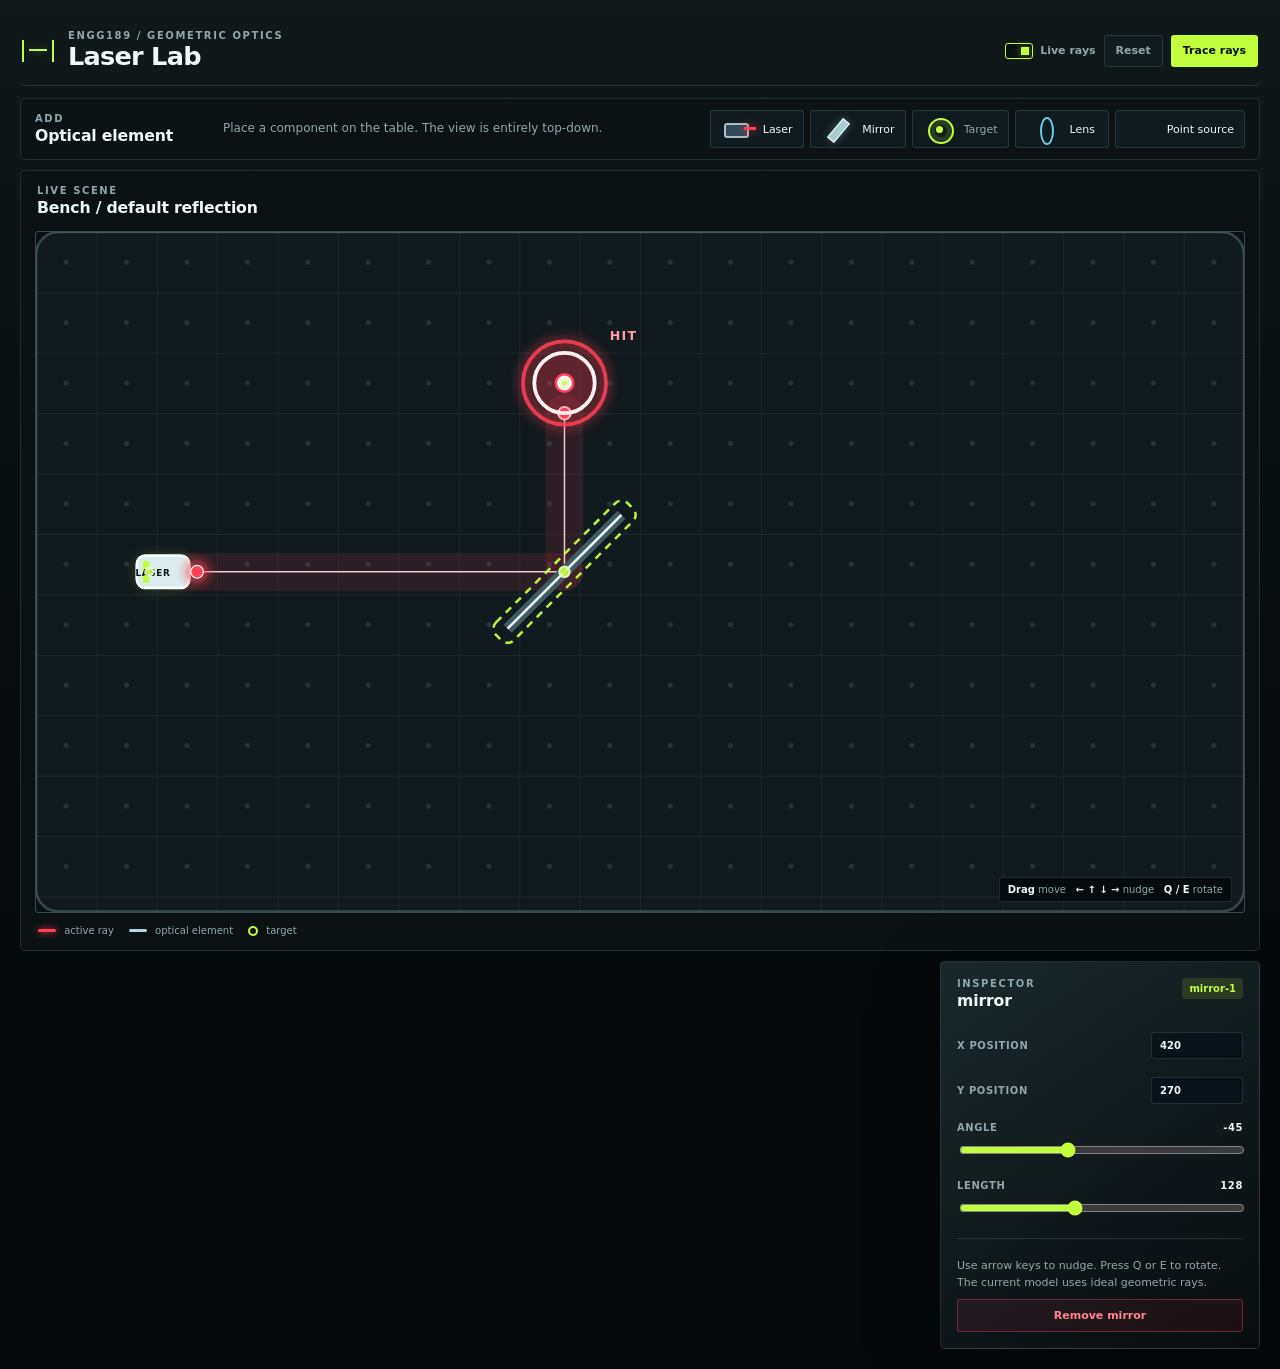
<file: exercises/laser-lab/index.html>
<!doctype html>
<html lang="en">
<head>
  <meta charset="utf-8">
  <meta name="viewport" content="width=device-width, initial-scale=1">
  <title>Laser Lab</title>
  <link rel="stylesheet" href="laser-lab.css?v=20260818-3">
</head>
<body>
  <main id="laser-lab" class="lab-shell">
    <header class="topbar">
      <div class="brand-lockup">
        <span class="brand-mark" aria-hidden="true"></span>
        <div>
          <p class="eyebrow">ENGG189 / GEOMETRIC OPTICS</p>
          <h1>Laser Lab</h1>
        </div>
      </div>
      <div class="toolbar" aria-label="Simulation controls">
        <label class="live-toggle" for="live-trace">
          <input id="live-trace" type="checkbox" checked>
          <span class="live-toggle-box" aria-hidden="true"></span>
          <span>Live rays</span>
        </label>
        <button class="tool-button" data-action="reset" title="Reset scene">Reset</button>
        <button class="tool-button tool-button-primary" data-action="trace" title="Trace rays">Trace rays</button>
      </div>
    </header>

    <div class="lab-layout">
      <aside class="panel palette" aria-label="Experiment palette">
        <div class="panel-heading">
          <div>
            <p class="eyebrow">ADD</p>
            <h2>Optical element</h2>
          </div>
        </div>
        <p class="panel-copy">Place a component on the table. The view is entirely top-down.</p>

        <div class="palette-section">
          <p class="section-label">Add component</p>
          <div class="component-grid">
            <button class="component-card" data-add="laser">
              <span class="component-icon laser-icon" aria-hidden="true"></span>
              <span>Laser</span>
            </button>
            <button class="component-card" data-add="mirror">
              <span class="component-icon mirror-icon" aria-hidden="true"></span>
              <span>Mirror</span>
            </button>
            <button class="component-card component-card-muted" data-add="target">
              <span class="component-icon target-icon" aria-hidden="true"></span>
              <span>Target</span>
            </button>
            <button class="component-card" data-add="lens">
              <span class="component-icon lens-icon" aria-hidden="true"></span>
              <span>Lens</span>
            </button>
            <button class="component-card" data-add="point-source">
              <span class="component-icon point-source-icon" aria-hidden="true"></span>
              <span>Point source</span>
            </button>
          </div>
        </div>
      </aside>

      <section class="bench-panel" aria-label="Top-down optical table">
        <div class="bench-header">
          <div>
            <p class="eyebrow">LIVE SCENE</p>
            <h2>Bench / <span id="scene-label">default reflection</span></h2>
          </div>
        </div>
        <div class="bench-frame">
          <svg id="bench" viewBox="0 0 960 540" role="img" aria-label="Top-down optical bench. Select and drag components." tabindex="0">
            <defs>
              <pattern id="bench-grid" width="48" height="48" patternUnits="userSpaceOnUse">
                <path d="M 48 0 L 0 0 0 48" fill="none" stroke="rgba(143, 181, 204, 0.12)" stroke-width="1"/>
                <circle cx="24" cy="24" r="2" fill="rgba(143, 181, 204, 0.16)"/>
              </pattern>
              <filter id="ray-glow" x="-50%" y="-50%" width="200%" height="200%">
                <feGaussianBlur stdDeviation="5" result="blur"/>
                <feMerge><feMergeNode in="blur"/><feMergeNode in="SourceGraphic"/></feMerge>
              </filter>
              <radialGradient id="laser-aura">
                <stop offset="0" stop-color="#ff4054" stop-opacity="0.55"/>
                <stop offset="0.45" stop-color="#ff4054" stop-opacity="0.22"/>
                <stop offset="1" stop-color="#ff4054" stop-opacity="0"/>
              </radialGradient>
            </defs>
            <rect class="bench-surface" x="0" y="0" width="960" height="540" rx="18"/>
            <rect class="bench-grid" x="0" y="0" width="960" height="540" rx="18" fill="url(#bench-grid)"/>
            <g id="beam-effects" aria-hidden="true"></g>
            <g id="beam-core" aria-hidden="true"></g>
            <g id="optical-elements"></g>
            <g id="selection-layer" aria-hidden="true"></g>
          </svg>
          <div class="bench-tip"><span class="tip-key">Drag</span> move&nbsp;&nbsp; <span class="tip-key">← ↑ ↓ →</span> nudge&nbsp;&nbsp; <span class="tip-key">Q / E</span> rotate</div>
        </div>
        <div class="bench-legend" aria-label="Ray legend">
          <span><i class="legend-swatch legend-ray"></i> active ray</span>
          <span><i class="legend-swatch legend-element"></i> optical element</span>
          <span><i class="legend-swatch legend-target"></i> target</span>
        </div>
      </section>

      <aside class="panel inspector" id="inspector" aria-label="Inspector">
        <div class="panel-heading">
          <div>
            <p class="eyebrow">INSPECTOR</p>
            <h2 id="inspector-title">No selection</h2>
          </div>
          <span class="inspector-index" id="inspector-index">—</span>
        </div>
        <div id="inspector-content" class="inspector-content">
          <p class="empty-state">Select a laser, mirror, or target on the bench to inspect its parameters.</p>
        </div>
      </aside>
    </div>

  </main>

  <script src="src/geometry.js"></script>
  <script src="src/scene.js"></script>
  <script src="src/trace.js"></script>
  <script src="src/render.js?v=20260818-3"></script>
  <script src="src/interaction.js"></script>
  <script src="src/app.js?v=20260818-3"></script>
</body>
</html>
</file>
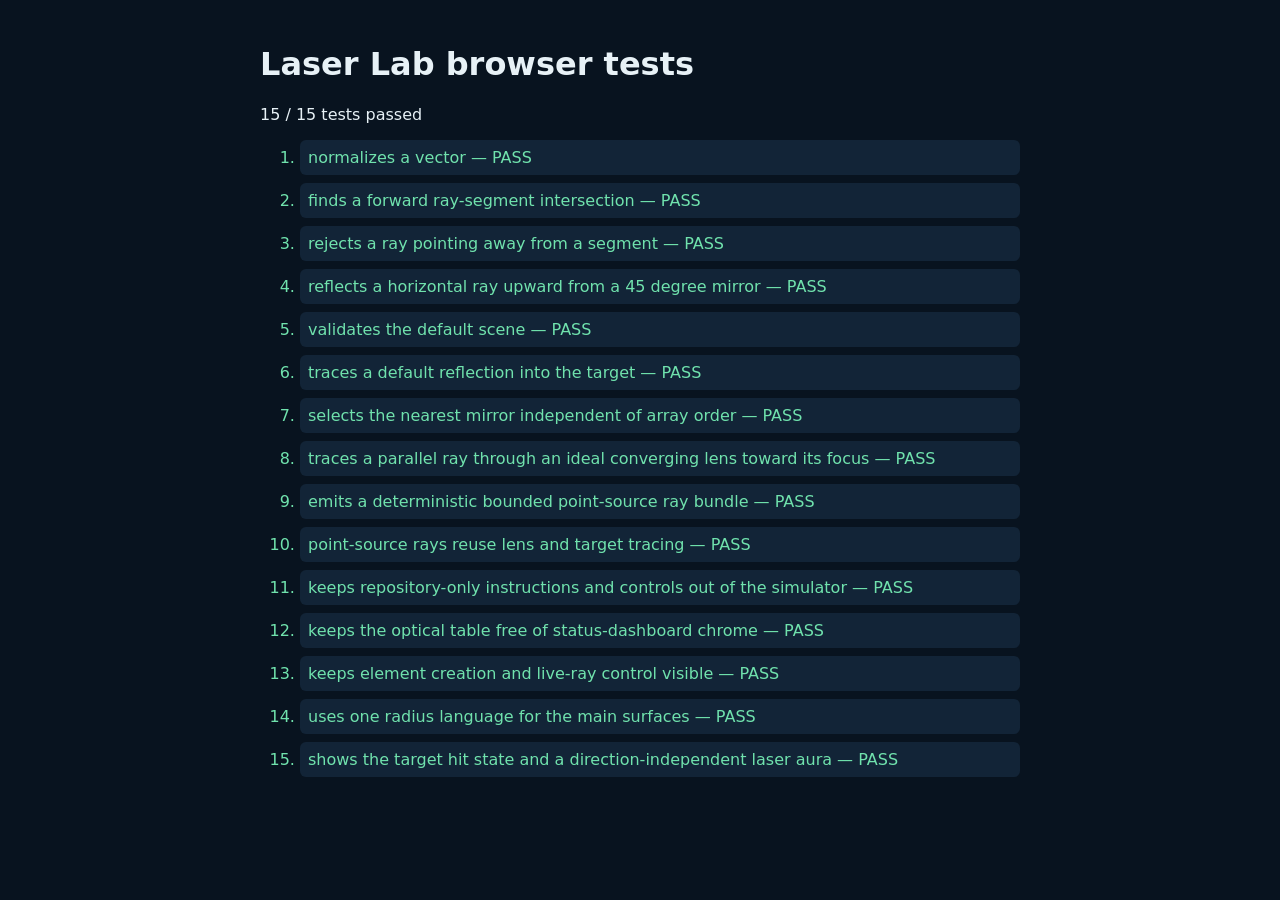
<file: exercises/laser-lab/tests/index.html>
<!doctype html>
<html lang="en">
<head>
  <meta charset="utf-8">
  <meta name="viewport" content="width=device-width, initial-scale=1">
  <title>Laser Lab tests</title>
  <style>body{margin:0;padding:24px;background:#08131f;color:#e7f1f6;font:16px system-ui,sans-serif}main{max-width:760px;margin:auto}li{margin:8px 0;padding:8px;border-radius:6px;background:#122437}li.pass{color:#70e2ad}li.fail{color:#ff8b98}code{color:#8edfff}</style>
</head>
<body>
  <main>
    <h1>Laser Lab browser tests</h1>
    <p id="summary">Running…</p>
    <ol id="results"></ol>
    <iframe id="app-fixture" title="Laser Lab app fixture" src="../index.html" hidden></iframe>
  </main>
  <script src="../src/geometry.js"></script>
  <script src="../src/scene.js"></script>
  <script src="../src/trace.js"></script>
  <script>
    (function () {
      var G = window.LaserLabGeometry, S = window.LaserLabScene, T = window.LaserLabTrace;
      var results = document.getElementById("results"); var total = 0; var passed = 0;
      function assert(condition, message) { if (!condition) throw new Error(message); }
      function near(actual, expected, tolerance) { assert(Math.abs(actual - expected) <= tolerance, actual + " was not within " + tolerance + " of " + expected); }
      function test(name, fn) { total += 1; var item = document.createElement("li"); item.textContent = name; try { fn(); passed += 1; item.className = "pass"; item.textContent += " — PASS"; } catch (error) { item.className = "fail"; item.textContent += " — FAIL: " + error.message; } results.appendChild(item); }
      test("normalizes a vector", function () { var value = G.normalize({ x: 3, y: 4 }); near(value.x, 0.6, 1e-9); near(value.y, 0.8, 1e-9); });
      test("finds a forward ray-segment intersection", function () { var hit = G.raySegmentIntersection({ x: 0, y: 0 }, { x: 1, y: 0 }, { x: 5, y: -2 }, { x: 5, y: 2 }); assert(hit && hit.distance === 5, "expected hit at distance 5"); });
      test("rejects a ray pointing away from a segment", function () { var hit = G.raySegmentIntersection({ x: 0, y: 0 }, { x: -1, y: 0 }, { x: 5, y: -2 }, { x: 5, y: 2 }); assert(hit === null, "expected no hit"); });
      test("reflects a horizontal ray upward from a 45 degree mirror", function () { var value = G.reflect({ x: 1, y: 0 }, { x: Math.SQRT1_2, y: Math.SQRT1_2 }); near(value.x, 0, 1e-9); near(value.y, -1, 1e-9); });
      test("validates the default scene", function () { assert(S.validateScene(S.createDefaultScene()).ok, "default scene should be valid"); });
      test("traces a default reflection into the target", function () { var result = T.traceScene(S.createDefaultScene()); assert(result.rayCount >= 2, "expected at least two segments"); assert(result.targetHitCount === 1, "expected one target hit"); });
      test("selects the nearest mirror independent of array order", function () { var scene = S.createDefaultScene(); scene.elements.push({ id: "mirror-near", kind: "mirror", center: { x: 250, y: 270 }, angleRad: -Math.PI / 4, length: 80 }); var result = T.traceScene(scene); assert(result.segments[0].elementId === "mirror-near", "nearest mirror should be hit first"); });
      test("traces a parallel ray through an ideal converging lens toward its focus", function () { var scene = { schemaVersion: 1, bounds: { minX: 0, minY: 0, maxX: 960, maxY: 540 }, elements: [{ id: "laser-test", kind: "laser", position: { x: 100, y: 320 }, angleRad: 0, wavelengthNm: 635, intensity: 1, enabled: true }, { id: "lens-test", kind: "lens", center: { x: 400, y: 270 }, angleRad: 0, length: 160, focalLength: 100 }], selectedId: "lens-test" }; var result = T.traceScene(scene); assert(result.segments[0].terminatedBy === "lens", "the first segment should reach the lens"); var outgoing = result.segments[1]; near((outgoing.to.y - outgoing.from.y) / (outgoing.to.x - outgoing.from.x), -0.5, 1e-6); });
      test("emits a deterministic bounded point-source ray bundle", function () { var source = { id: "source-test", kind: "point-source", position: { x: 100, y: 270 }, angleRad: 0, spreadRad: Math.PI / 8, rayCount: 5, wavelengthNm: 635, intensity: 1 }; var first = T.pointSourceRays(source); var second = T.pointSourceRays(source); assert(first.length === 5, "expected five rays"); assert(JSON.stringify(first) === JSON.stringify(second), "ray emission should be deterministic"); assert(first[0].rayIndex === 0 && first[4].rayIndex === 4, "ray ordering should be stable"); });
      test("point-source rays reuse lens and target tracing", function () { var scene = { schemaVersion: 1, bounds: { minX: 0, minY: 0, maxX: 960, maxY: 540 }, elements: [{ id: "source-test", kind: "point-source", position: { x: 100, y: 270 }, angleRad: 0, spreadRad: Math.PI / 16, rayCount: 5, wavelengthNm: 635, intensity: 1, enabled: true }, { id: "lens-test", kind: "lens", center: { x: 300, y: 270 }, angleRad: 0, length: 200, focalLength: 120 }, { id: "target-test", kind: "target", center: { x: 420, y: 270 }, radius: 24 }], selectedId: "source-test" }; var result = T.traceScene(scene); assert(result.rayCount >= 5, "expected the source rays to be traced"); assert(result.segments.some(function (segment) { return segment.terminatedBy === "lens"; }), "expected source rays to reach the lens"); });
      function updateSummary() { document.getElementById("summary").textContent = passed + " / " + total + " tests passed"; }
      document.getElementById("app-fixture").addEventListener("load", function () {
        var appText = document.getElementById("app-fixture").contentDocument.body.textContent.toLowerCase();
        test("keeps repository-only instructions and controls out of the simulator", function () {
          assert(appText.indexOf("student task") === -1, "student task copy should stay in the repo docs");
          assert(appText.indexOf("lens later") === -1, "lens placeholder should stay in the repo docs");
          assert(appText.indexOf("run tests") === -1, "test navigation should stay in the repo docs");
        });
        test("keeps the optical table free of status-dashboard chrome", function () {
          var appDocument = document.getElementById("app-fixture").contentDocument;
          assert(!appDocument.querySelector(".statusbar"), "status footer should not compete with the table");
          assert(!appDocument.querySelector(".bench-readout"), "ray-count readout should not compete with the table");
          assert(!appDocument.querySelector(".live-dot"), "ready indicator should not compete with the table");
        });
        test("keeps element creation and live-ray control visible", function () {
          var appDocument = document.getElementById("app-fixture").contentDocument;
          assert(appDocument.querySelectorAll("[data-add]").length >= 3, "laser, mirror, and target controls should be visible");
          var toggle = appDocument.querySelector("#live-trace");
          assert(toggle && toggle.type === "checkbox", "live-ray toggle should be a checkbox");
          assert(toggle.checked, "live-ray tracing should start enabled");
        });
        test("uses one radius language for the main surfaces", function () {
          var appDocument = document.getElementById("app-fixture").contentDocument;
          var surfaces = [".topbar", ".palette", ".bench-panel", ".inspector"].map(function (selector) { return appDocument.querySelector(selector); });
          var radius = getComputedStyle(surfaces[0]).borderRadius;
          surfaces.forEach(function (surface) { assert(getComputedStyle(surface).borderRadius === radius, "surface radii should be consistent"); });
        });
        test("shows the target hit state and a direction-independent laser aura", function () {
          var appDocument = document.getElementById("app-fixture").contentDocument;
          var target = appDocument.querySelector('[data-element-id="target-1"]');
          assert(target && target.classList.contains("is-hit"), "default target should show a hit state");
          assert(target.querySelector(".target-hit-label"), "hit target should have a visible hit label");
          assert(appDocument.querySelector('[data-element-id="laser-1"] .laser-aura'), "laser should render an explicit aura");
        });
        updateSummary();
      });
      updateSummary();
    })();
  </script>
</body>
</html>
</file>
<file: exercises/laser-lab/laser-lab.css>
:root {
  color-scheme: dark;
  --bg: #06090b;
  --panel: #0d1316;
  --panel-2: #121c20;
  --bench: #111a1e;
  --line: rgba(168, 213, 222, 0.15);
  --text: #eef8f9;
  --muted: #8fa7ac;
  --cyan: #a7dce6;
  --red: #ff4054;
  --amber: #d7eef1;
  --green: #c1ff3d;
  --green-dim: #5e9f30;
  --surface-radius: 5px;
  --control-radius: 3px;
  --shadow: 0 24px 70px rgba(0, 0, 0, 0.48);
  font-family: Inter, ui-sans-serif, system-ui, -apple-system, BlinkMacSystemFont, "Segoe UI", sans-serif;
}

* { box-sizing: border-box; }
body { margin: 0; min-width: 320px; background: linear-gradient(180deg, #11191b 0, #080d0f 34%, var(--bg) 72%); color: var(--text); }
button, a, input { font: inherit; }
button, a { color: inherit; }
button { cursor: pointer; }
button:disabled { cursor: not-allowed; opacity: 0.5; }

.lab-shell { width: min(1680px, 100%); margin: 0 auto; padding: 20px; }
.topbar, .panel, .bench-panel, .statusbar { border: 1px solid var(--line); background: linear-gradient(145deg, rgba(27, 42, 46, 0.96), rgba(8, 12, 14, 0.99)); box-shadow: var(--shadow); }
.topbar { display: flex; align-items: center; justify-content: space-between; min-height: 64px; padding: 10px 2px 14px; border-width: 0 0 1px; border-radius: var(--surface-radius); background: transparent; box-shadow: none; }
.brand-lockup { display: flex; align-items: center; gap: 14px; }
.brand-mark { position: relative; display: block; width: 32px; height: 22px; border-left: 2px solid var(--green); border-right: 2px solid var(--green); color: var(--green); }
.brand-mark::before { content: ""; position: absolute; left: 5px; right: 5px; top: 9px; height: 2px; background: var(--green); box-shadow: 0 0 10px rgba(193, 255, 61, 0.3); }
.eyebrow, .section-label, .status-label { margin: 0; color: var(--muted); font-size: 10px; font-weight: 700; letter-spacing: 0.16em; text-transform: uppercase; }
h1, h2, p { margin-top: 0; }
h1 { margin-bottom: 0; font-size: clamp(1.35rem, 2vw, 1.8rem); letter-spacing: -0.03em; }
h2 { margin: 2px 0 0; font-size: 0.98rem; letter-spacing: -0.01em; }
.toolbar { display: flex; gap: 8px; align-items: center; }
.tool-button { display: inline-flex; align-items: center; justify-content: center; min-height: 32px; padding: 0 11px; border: 1px solid var(--line); border-radius: var(--control-radius); background: rgba(18, 29, 32, 0.9); color: var(--muted); text-decoration: none; font-size: 11px; font-weight: 700; }
.tool-button:hover, .tool-button:focus-visible { border-color: rgba(193, 255, 61, 0.8); color: var(--text); outline: none; }
.tool-button-primary { border-color: rgba(193, 255, 61, 0.8); background: var(--green); color: #09110a; box-shadow: none; }
.live-toggle { display: inline-flex; align-items: center; gap: 7px; color: var(--muted); font-size: 11px; font-weight: 700; white-space: nowrap; }
.live-toggle input { position: absolute; width: 1px; height: 1px; opacity: 0; }
.live-toggle-box { position: relative; display: inline-block; width: 28px; height: 16px; border: 1px solid #718286; border-radius: var(--control-radius); background: #0a1012; }
.live-toggle-box::after { content: ""; position: absolute; top: 3px; left: 3px; width: 8px; height: 8px; background: #718286; transition: transform 120ms ease, background 120ms ease; }
.live-toggle input:checked + .live-toggle-box { border-color: var(--green); }
.live-toggle input:checked + .live-toggle-box::after { background: var(--green); box-shadow: 0 0 8px rgba(193, 255, 61, 0.45); transform: translateX(12px); }
.live-toggle:focus-within .live-toggle-box { outline: 2px solid rgba(193, 255, 61, 0.42); outline-offset: 3px; }

.lab-layout { display: grid; grid-template-columns: minmax(0, 1fr) minmax(260px, 320px); grid-template-areas: "palette palette" "bench bench" ". inspector"; gap: 10px; margin-top: 12px; align-items: stretch; }
.panel, .bench-panel { min-width: 0; border-radius: var(--surface-radius); }
.palette { grid-area: palette; display: flex; align-items: center; gap: 18px; padding: 11px 14px; background: rgba(12, 18, 20, 0.78); box-shadow: none; }
.palette .panel-heading { flex: 0 0 170px; }
.palette .panel-copy { flex: 1; margin: 0; }
.palette-section { margin: 0; }
.palette-section .section-label { display: none; }
.component-grid { display: flex; flex-wrap: wrap; gap: 6px; }
.component-card { min-width: 94px; min-height: 38px; flex-direction: row; gap: 7px; border-radius: var(--control-radius); background: rgba(18, 29, 32, 0.82); }
.component-card:hover, .component-card:focus-visible { background: rgba(193, 255, 61, 0.08); }
.bench-panel { grid-area: bench; }
.inspector { grid-area: inspector; }
.panel { padding: 16px; }
.palette { padding: 11px 14px; }
.panel-heading, .bench-header { display: flex; align-items: flex-start; justify-content: space-between; gap: 12px; }
.panel-copy { margin: 14px 0 0; color: var(--muted); font-size: 12px; line-height: 1.6; }
.live-dot { width: 8px; height: 8px; margin-top: 7px; border-radius: 50%; background: var(--green); box-shadow: 0 0 16px rgba(85, 228, 155, 0.85); }
.palette-section { margin: 0; }
.section-label { margin-bottom: 10px; }
.component-grid { display: flex; flex-wrap: wrap; gap: 6px; }
.component-card { display: flex; min-width: 94px; min-height: 38px; flex-direction: row; align-items: center; justify-content: center; gap: 7px; padding: 0 10px; border: 1px solid var(--line); border-radius: var(--control-radius); background: rgba(18, 31, 34, 0.8); color: var(--text); font-size: 11px; }
.component-card:hover, .component-card:focus-visible { border-color: rgba(193, 255, 61, 0.75); background: rgba(193, 255, 61, 0.08); outline: none; }
.component-card-muted { color: var(--muted); }
.component-card small { display: block; margin-top: 2px; color: var(--amber); font-size: 8px; }
.component-icon { position: relative; display: block; width: 34px; height: 24px; }
.laser-icon::before { content: ""; position: absolute; left: 2px; top: 6px; width: 21px; height: 11px; border: 2px solid #a8bdc8; border-radius: 3px; background: #344956; }
.laser-icon::after { content: ""; position: absolute; right: 0; top: 10px; width: 12px; height: 3px; background: var(--red); box-shadow: 0 0 8px var(--red); }
.mirror-icon::before { content: ""; position: absolute; left: 13px; top: 1px; width: 7px; height: 23px; transform: rotate(40deg); border: 1px solid #effcff; background: #a8cbd2; box-shadow: 0 0 9px rgba(168, 203, 210, 0.35); }
.lens-icon::before { content: ""; position: absolute; left: 12px; top: 0; width: 10px; height: 24px; border: 2px solid rgba(111, 226, 255, 0.9); border-radius: 50%; }
.target-icon::before { content: ""; position: absolute; left: 5px; top: 1px; width: 22px; height: 22px; border: 2px solid var(--green); border-radius: 50%; box-shadow: inset 0 0 0 5px rgba(193, 255, 61, 0.14); }
.target-icon::after { content: ""; position: absolute; left: 13px; top: 9px; width: 7px; height: 7px; border-radius: 50%; background: var(--green); }

.bench-panel { padding: 14px; border-radius: var(--surface-radius); background: #0b1113; box-shadow: none; }
.bench-header { align-items: center; padding: 0 2px 14px; }
.bench-readout { padding: 7px 10px; border: 1px solid var(--line); border-radius: 8px; color: var(--muted); font-size: 11px; }
.bench-readout span { color: var(--cyan); font-weight: 800; }
.bench-frame { position: relative; overflow: hidden; border: 1px solid rgba(167, 220, 230, 0.28); border-radius: var(--control-radius); background: #0a1114; }
#bench { display: block; width: 100%; min-height: 390px; aspect-ratio: 16 / 9; }
.bench-surface { fill: var(--bench); stroke: rgba(173, 218, 236, 0.26); stroke-width: 2; }
.bench-grid { pointer-events: none; }
.bench-tip { position: absolute; right: 12px; bottom: 10px; padding: 6px 8px; border: 1px solid rgba(196, 228, 239, 0.14); border-radius: var(--control-radius); background: rgba(4, 9, 10, 0.84); color: var(--muted); font-size: 10px; }
.tip-key { color: var(--text); font-weight: 700; }
.bench-legend { display: flex; flex-wrap: wrap; gap: 15px; padding: 12px 3px 0; color: var(--muted); font-size: 10px; }
.legend-swatch { display: inline-block; width: 18px; height: 3px; margin-right: 5px; vertical-align: middle; border-radius: 2px; }
.legend-ray { background: var(--red); box-shadow: 0 0 7px var(--red); }
.legend-element { background: #b9d6e0; }
.legend-target { width: 10px; height: 10px; border: 2px solid var(--green); border-radius: 50%; }

.inspector-content { margin-top: 22px; }
.inspector-index { padding: 5px 7px; border-radius: var(--control-radius); background: rgba(193, 255, 61, 0.12); color: var(--green); font-size: 10px; font-weight: 800; }
.empty-state { margin: 0; padding: 16px 0; color: var(--muted); font-size: 12px; line-height: 1.6; }
.control-group { margin-bottom: 18px; }
.control-label { display: flex; align-items: center; justify-content: space-between; margin-bottom: 7px; color: var(--muted); font-size: 10px; font-weight: 700; letter-spacing: 0.06em; text-transform: uppercase; }
.control-value { color: var(--text); font-variant-numeric: tabular-nums; }
.range-control { width: 100%; accent-color: var(--green); }
.number-control { width: 92px; padding: 7px 8px; border: 1px solid var(--line); border-radius: var(--control-radius); background: rgba(5, 15, 25, 0.7); color: var(--text); }
.control-row { display: flex; align-items: center; justify-content: space-between; gap: 8px; }
.inspector-divider { height: 1px; margin: 18px 0; background: var(--line); }
.inspector-note { margin: 0; color: var(--muted); font-size: 11px; line-height: 1.55; }
.delete-button { width: 100%; margin-top: 8px; padding: 9px 10px; border: 1px solid rgba(255, 70, 90, 0.35); border-radius: var(--control-radius); background: rgba(255, 70, 90, 0.08); color: #ff8490; font-size: 11px; font-weight: 700; }
.delete-button:hover, .delete-button:focus-visible { background: rgba(255, 70, 90, 0.18); outline: none; }

.statusbar { display: flex; align-items: center; gap: 28px; min-height: 56px; margin-top: 12px; padding: 10px 16px; border-radius: 8px 8px 18px 18px; }
.status-item { display: flex; align-items: center; gap: 9px; white-space: nowrap; }
.status-item strong { font-size: 11px; letter-spacing: 0.03em; }
.status-good { color: var(--green); }
.status-wide { flex: 1; }
.status-right { color: var(--cyan); }
.status-pulse { width: 7px; height: 7px; border-radius: 50%; background: var(--green); box-shadow: 0 0 13px var(--green); }

svg .beam-aura { stroke: var(--red); stroke-width: 30; stroke-linecap: round; opacity: 0.11; }
svg .beam-glow { stroke: var(--red); stroke-width: 22; opacity: 0.24; filter: url(#ray-glow); }
svg .beam-line { stroke: var(--red); stroke-width: 4; stroke-linecap: round; filter: url(#ray-glow); }
svg .beam-highlight { stroke: #ffd9dd; stroke-width: 1.2; stroke-linecap: round; opacity: 0.92; }
svg .beam-endpoint { fill: var(--red); stroke: #fff0f2; stroke-width: 1.5; }
svg .optical-element { cursor: grab; outline: none; }
svg .optical-element:active { cursor: grabbing; }
svg .mirror-face { fill: #a9d6e3; stroke: #effbff; stroke-width: 2; }
svg .mirror-back { stroke: #415b63; stroke-width: 9; }
svg .lens-edge { stroke: #9ee8f4; stroke-width: 7; opacity: 0.9; filter: drop-shadow(0 0 5px rgba(120, 224, 240, 0.65)); }
svg .lens-axis { stroke: #effcff; stroke-width: 2; opacity: 0.8; }
svg .point-source-aura { fill: rgba(193, 255, 61, 0.16); stroke: var(--green); stroke-width: 2; filter: drop-shadow(0 0 7px rgba(193, 255, 61, 0.7)); }
svg .point-source-core { fill: var(--green); stroke: #effcff; stroke-width: 2; }
svg .laser-body { fill: #dbecef; stroke: #f8ffff; stroke-width: 2; filter: drop-shadow(0 0 5px rgba(193, 255, 61, 0.18)); }
svg .laser-stripe { fill: var(--green); }
svg .laser-aura { fill: url(#laser-aura); opacity: 0.95; }
svg .laser-aperture-glow { fill: var(--red); opacity: 0.28; filter: url(#ray-glow); }
svg .laser-aperture { fill: var(--red); stroke: #fff2f3; stroke-width: 1; }
svg .laser-emitter { stroke: var(--red); stroke-width: 3; stroke-linecap: round; filter: url(#ray-glow); }
svg .laser-label { fill: #0a1414; font-size: 7px; font-weight: 900; letter-spacing: 0.55px; pointer-events: none; }
svg .target-ring { fill: rgba(193, 255, 61, 0.08); stroke: #c1ff3d; stroke-width: 3; }
svg .target-core { fill: var(--green); }
svg .target-hit-aura { fill: rgba(255, 64, 84, 0.1); stroke: var(--red); stroke-width: 3; opacity: 0.9; filter: url(#ray-glow); }
svg .target-ring-hit { fill: rgba(255, 64, 84, 0.18); stroke: #fff1f2; }
svg .target-core-hit { fill: #fff1f2; stroke: var(--red); stroke-width: 2; }
svg .target-hit-label { fill: #ff9da6; font-size: 10px; font-weight: 900; letter-spacing: 1px; }
svg .selection-outline { fill: none; stroke: var(--green); stroke-width: 2; stroke-dasharray: 6 5; opacity: 0.95; }
svg .selection-handle { fill: var(--green); stroke: #efffc9; stroke-width: 2; }

@media (max-width: 900px) { .palette { align-items: flex-start; flex-wrap: wrap; } .palette .panel-heading { flex-basis: 150px; } .palette .panel-copy { flex-basis: 100%; order: 3; } }
@media (max-width: 720px) { .lab-shell { padding: 10px; } .topbar { align-items: flex-start; flex-direction: column; gap: 14px; } .toolbar { width: 100%; } .tool-button { flex: 1; } .live-toggle { margin-right: auto; } .lab-layout { display: block; } .palette, .bench-panel, .inspector { margin-bottom: 10px; } .palette { display: flex; } .palette .panel-heading { flex-basis: 100%; } .palette .panel-copy { flex-basis: 100%; } .inspector-content { display: block; } .statusbar { flex-wrap: wrap; gap: 10px 18px; } .status-wide { flex-basis: 100%; order: 3; } .status-right { margin-left: auto; } #bench { min-height: 260px; } .bench-tip { display: none; } }
</file>
